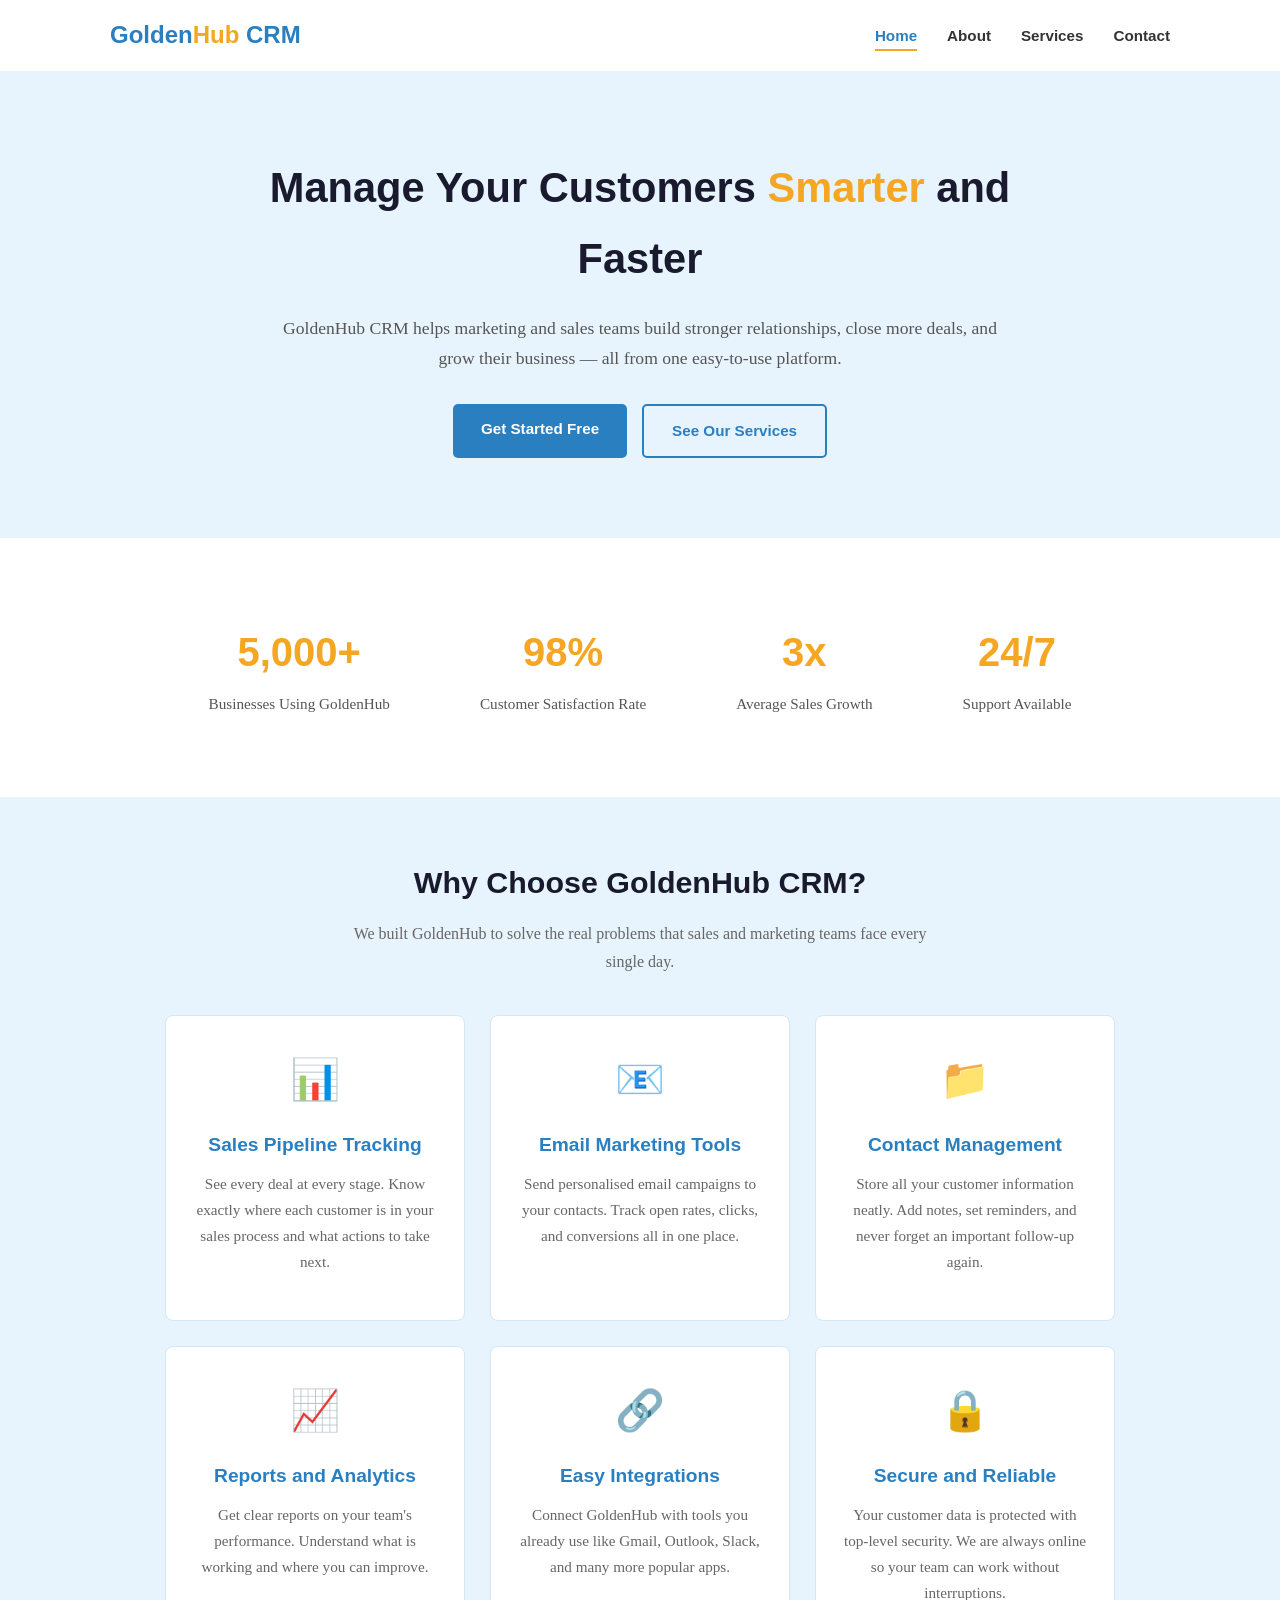
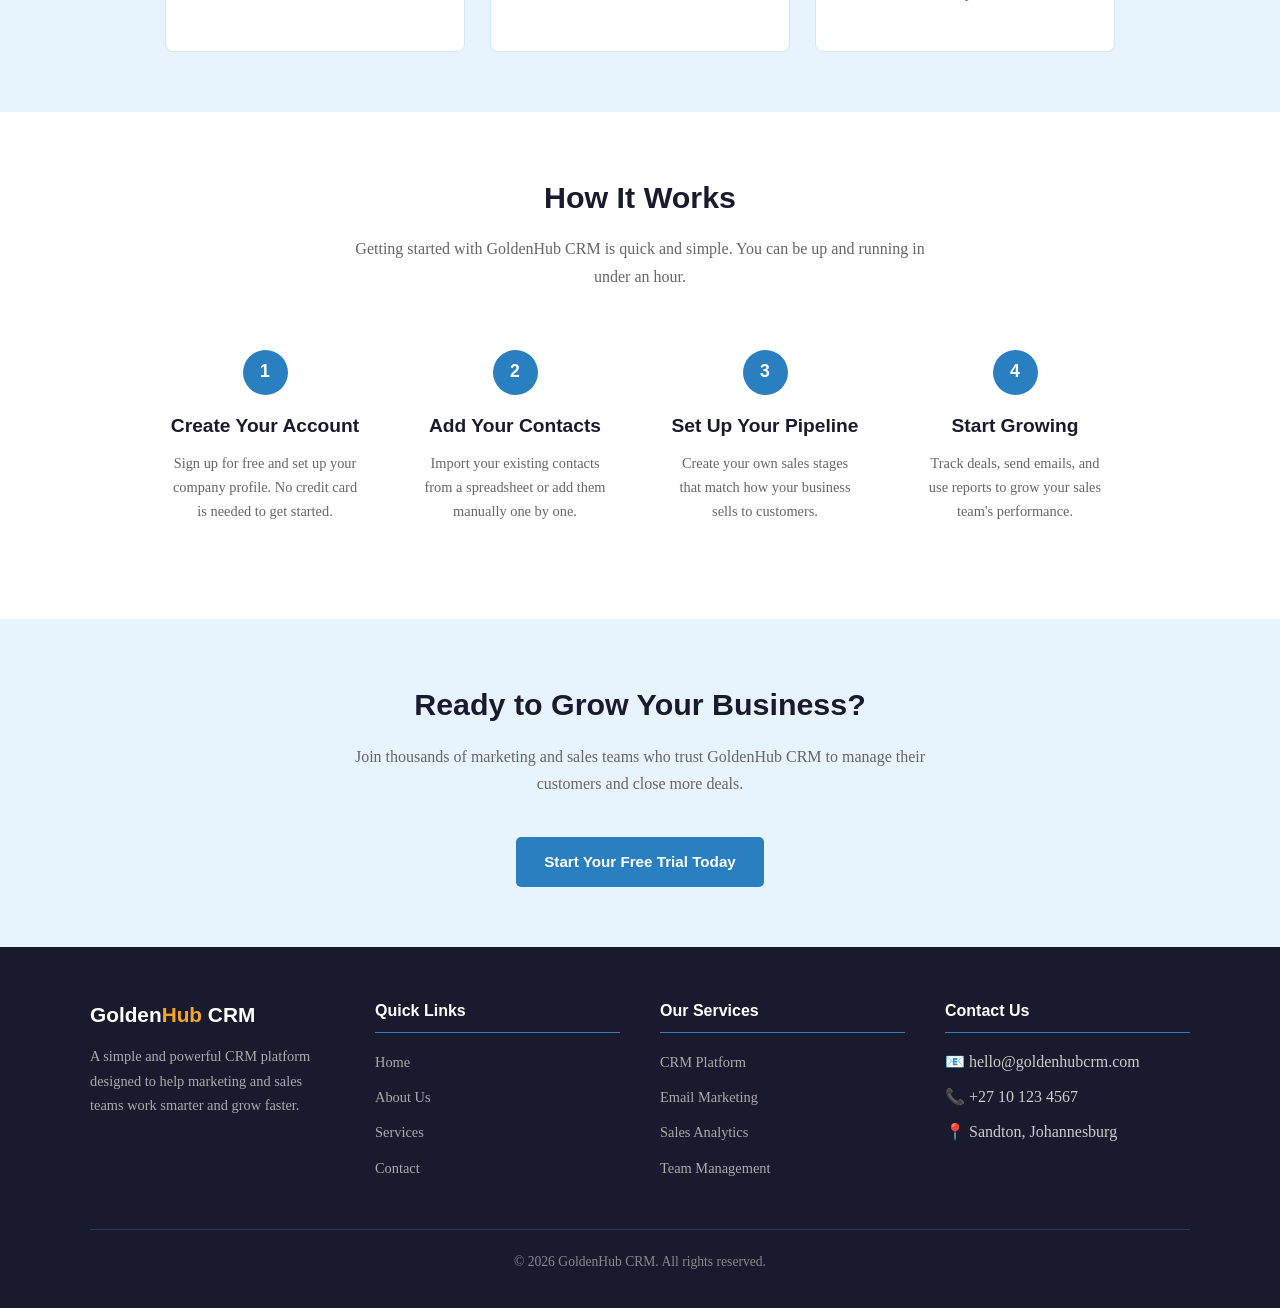
<file: index.html>
<!DOCTYPE html>
<html lang="en">
<head>
    <meta charset="UTF-8">
    <meta name="viewport" content="width=device-width, initial-scale=1.0">
    <meta name="description" content="GoldenHub CRM - A powerful CRM platform built for marketing and sales teams.">
    <title>GoldenHub CRM - Home</title>
    <link rel="stylesheet" href="css/styles.css">
</head>
<body>

    <!-- HEADER / NAVIGATION -->
    <header>
        <div class="nav-container">
            <div class="logo">Golden<span>Hub</span> CRM</div>
            <nav>
                <ul>
                    <li><a href="index.html" class="active">Home</a></li>
                    <li><a href="about.html">About</a></li>
                    <li><a href="services.html">Services</a></li>
                    <li><a href="contact.html">Contact</a></li>
                </ul>
            </nav>
        </div>
    </header>

    <!-- MAIN CONTENT -->
    <main>

        <!-- HERO SECTION -->
        <section class="hero">
            <div class="hero-content">
                <h1>Manage Your Customers <span>Smarter</span> and Faster</h1>
                <p>GoldenHub CRM helps marketing and sales teams build stronger relationships, close more deals, and grow their business — all from one easy-to-use platform.</p>
                <div class="hero-buttons">
                    <a href="contact.html" class="btn-primary">Get Started Free</a>
                    <a href="services.html" class="btn-secondary">See Our Services</a>
                </div>
            </div>
        </section>

        <!-- STATS SECTION -->
        <section>
            <div class="section-container">
                <div class="stats-row">
                    <div class="stat-item">
                        <div class="stat-number">5,000+</div>
                        <div class="stat-label">Businesses Using GoldenHub</div>
                    </div>
                    <div class="stat-item">
                        <div class="stat-number">98%</div>
                        <div class="stat-label">Customer Satisfaction Rate</div>
                    </div>
                    <div class="stat-item">
                        <div class="stat-number">3x</div>
                        <div class="stat-label">Average Sales Growth</div>
                    </div>
                    <div class="stat-item">
                        <div class="stat-number">24/7</div>
                        <div class="stat-label">Support Available</div>
                    </div>
                </div>
            </div>
        </section>

        <!-- WHY GOLDENHUB SECTION -->
        <section class="bg-light">
            <div class="section-container">
                <div class="section-title">
                    <h2>Why Choose GoldenHub CRM?</h2>
                    <p>We built GoldenHub to solve the real problems that sales and marketing teams face every single day.</p>
                </div>
                <div class="cards-grid">
                    <div class="card">
                        <div class="card-icon">📊</div>
                        <h3>Sales Pipeline Tracking</h3>
                        <p>See every deal at every stage. Know exactly where each customer is in your sales process and what actions to take next.</p>
                    </div>
                    <div class="card">
                        <div class="card-icon">📧</div>
                        <h3>Email Marketing Tools</h3>
                        <p>Send personalised email campaigns to your contacts. Track open rates, clicks, and conversions all in one place.</p>
                    </div>
                    <div class="card">
                        <div class="card-icon">📁</div>
                        <h3>Contact Management</h3>
                        <p>Store all your customer information neatly. Add notes, set reminders, and never forget an important follow-up again.</p>
                    </div>
                    <div class="card">
                        <div class="card-icon">📈</div>
                        <h3>Reports and Analytics</h3>
                        <p>Get clear reports on your team's performance. Understand what is working and where you can improve.</p>
                    </div>
                    <div class="card">
                        <div class="card-icon">🔗</div>
                        <h3>Easy Integrations</h3>
                        <p>Connect GoldenHub with tools you already use like Gmail, Outlook, Slack, and many more popular apps.</p>
                    </div>
                    <div class="card">
                        <div class="card-icon">🔒</div>
                        <h3>Secure and Reliable</h3>
                        <p>Your customer data is protected with top-level security. We are always online so your team can work without interruptions.</p>
                    </div>
                </div>
            </div>
        </section>

        <!-- HOW IT WORKS SECTION -->
        <section>
            <div class="section-container">
                <div class="section-title">
                    <h2>How It Works</h2>
                    <p>Getting started with GoldenHub CRM is quick and simple. You can be up and running in under an hour.</p>
                </div>
                <div class="steps-grid">
                    <div class="step">
                        <div class="step-number">1</div>
                        <h3>Create Your Account</h3>
                        <p>Sign up for free and set up your company profile. No credit card is needed to get started.</p>
                    </div>
                    <div class="step">
                        <div class="step-number">2</div>
                        <h3>Add Your Contacts</h3>
                        <p>Import your existing contacts from a spreadsheet or add them manually one by one.</p>
                    </div>
                    <div class="step">
                        <div class="step-number">3</div>
                        <h3>Set Up Your Pipeline</h3>
                        <p>Create your own sales stages that match how your business sells to customers.</p>
                    </div>
                    <div class="step">
                        <div class="step-number">4</div>
                        <h3>Start Growing</h3>
                        <p>Track deals, send emails, and use reports to grow your sales team's performance.</p>
                    </div>
                </div>
            </div>
        </section>

        <!-- CALL TO ACTION SECTION -->
        <section class="bg-light">
            <div class="section-container">
                <div class="section-title">
                    <h2>Ready to Grow Your Business?</h2>
                    <p>Join thousands of marketing and sales teams who trust GoldenHub CRM to manage their customers and close more deals.</p>
                </div>
                <div style="text-align: center;">
                    <a href="contact.html" class="btn-primary">Start Your Free Trial Today</a>
                </div>
            </div>
        </section>

    </main>

    <!-- FOOTER -->
    <footer>
        <div class="footer-container">
            <div class="footer-grid">
                <div class="footer-col">
                    <div class="footer-logo">Golden<span>Hub</span> CRM</div>
                    <p>A simple and powerful CRM platform designed to help marketing and sales teams work smarter and grow faster.</p>
                </div>
                <div class="footer-col">
                    <h4>Quick Links</h4>
                    <ul>
                        <li><a href="index.html">Home</a></li>
                        <li><a href="about.html">About Us</a></li>
                        <li><a href="services.html">Services</a></li>
                        <li><a href="contact.html">Contact</a></li>
                    </ul>
                </div>
                <div class="footer-col">
                    <h4>Our Services</h4>
                    <ul>
                        <li><a href="services.html">CRM Platform</a></li>
                        <li><a href="services.html">Email Marketing</a></li>
                        <li><a href="services.html">Sales Analytics</a></li>
                        <li><a href="services.html">Team Management</a></li>
                    </ul>
                </div>
                <div class="footer-col">
                    <h4>Contact Us</h4>
                    <ul>
                        <li>📧 hello@goldenhubcrm.com</li>
                        <li>📞 +27 10 123 4567</li>
                        <li>📍 Sandton, Johannesburg</li>
                    </ul>
                </div>
            </div>
            <div class="footer-bottom">
                <p>&copy; 2026 GoldenHub CRM. All rights reserved.</p>
            </div>
        </div>
    </footer>

</body>
</html>
</file>
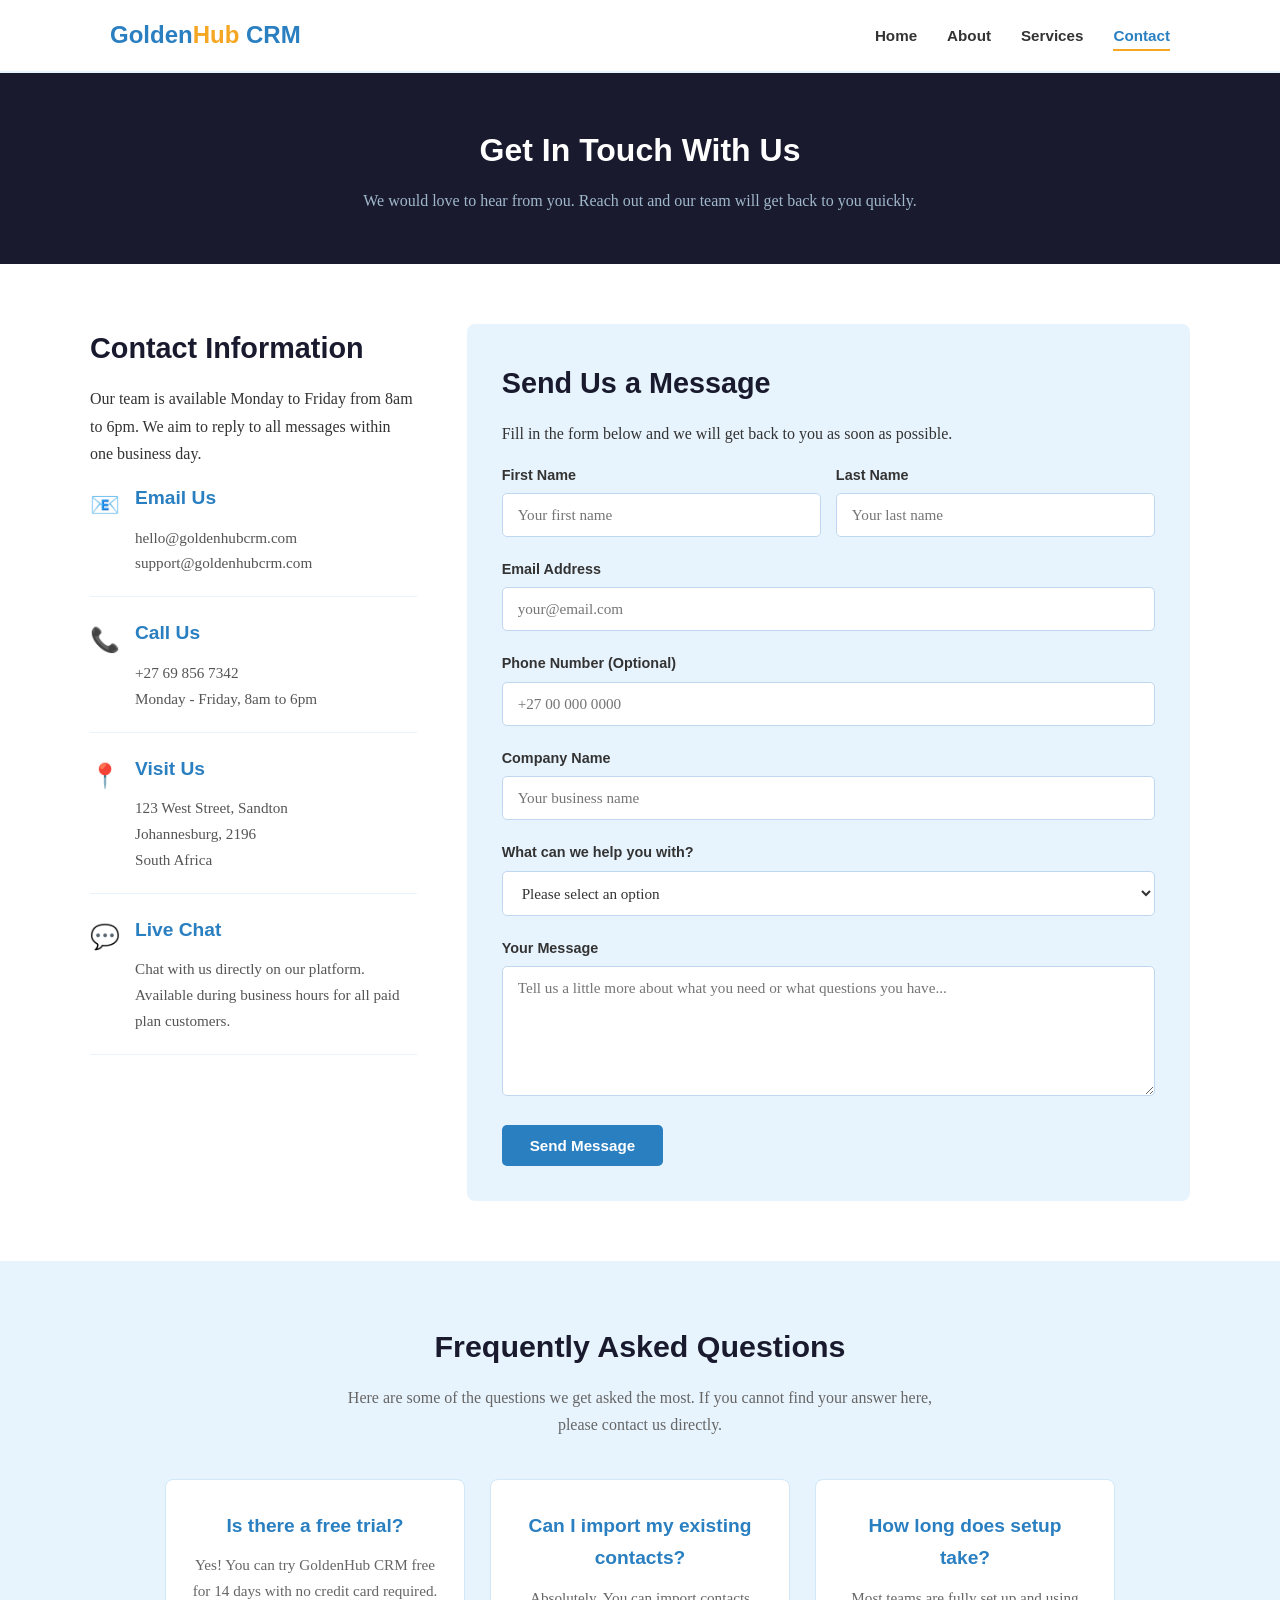
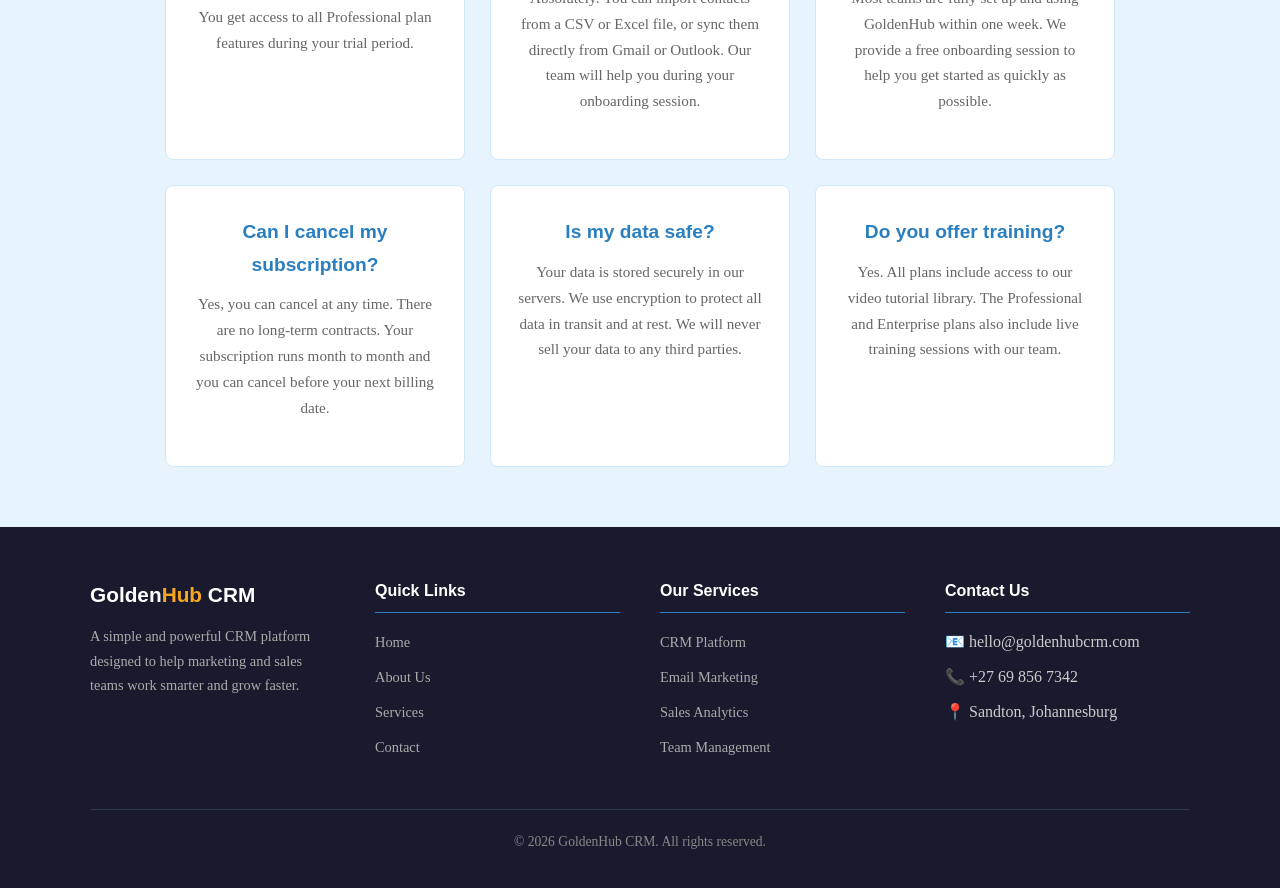
<file: contact.html>
<!DOCTYPE html>
<html lang="en">
<head>
    <meta charset="UTF-8">
    <meta name="viewport" content="width=device-width, initial-scale=1.0">
    <meta name="description" content="Contact GoldenHub CRM - get in touch, book a demo, or ask a question.">
    <title>GoldenHub CRM - Contact Us</title>
    <link rel="stylesheet" href="css/styles.css">
</head>
<body>

    <!-- HEADER / NAVIGATION -->
    <header>
        <div class="nav-container">
            <div class="logo">Golden<span>Hub</span> CRM</div>
            <nav>
                <ul>
                    <li><a href="index.html">Home</a></li>
                    <li><a href="about.html">About</a></li>
                    <li><a href="services.html">Services</a></li>
                    <li><a href="contact.html" class="active">Contact</a></li>
                </ul>
            </nav>
        </div>
    </header>

    <!-- MAIN CONTENT -->
    <main>

        <!-- PAGE BANNER -->
        <section class="page-banner">
            <h1>Get In Touch With Us</h1>
            <p>We would love to hear from you. Reach out and our team will get back to you quickly.</p>
        </section>

        <!-- CONTACT SECTION -->
        <section>
            <div class="section-container">
                <div class="contact-layout">

                    <!-- Contact Information -->
                    <div class="contact-info">
                        <h2>Contact Information</h2>
                        <p>Our team is available Monday to Friday from 8am to 6pm. We aim to reply to all messages within one business day.</p>

                        <div class="contact-detail">
                            <div class="contact-detail-icon">📧</div>
                            <div>
                                <h3>Email Us</h3>
                                <p>hello@goldenhubcrm.com</p>
                                <p>support@goldenhubcrm.com</p>
                            </div>
                        </div>

                        <div class="contact-detail">
                            <div class="contact-detail-icon">📞</div>
                            <div>
                                <h3>Call Us</h3>
                                <p>+27 69 856 7342</p>
                                <p>Monday - Friday, 8am to 6pm</p>
                            </div>
                        </div>

                        <div class="contact-detail">
                            <div class="contact-detail-icon">📍</div>
                            <div>
                                <h3>Visit Us</h3>
                                <p>123 West Street, Sandton</p>
                                <p>Johannesburg, 2196</p>
                                <p>South Africa</p>
                            </div>
                        </div>

                        <div class="contact-detail">
                            <div class="contact-detail-icon">💬</div>
                            <div>
                                <h3>Live Chat</h3>
                                <p>Chat with us directly on our platform. Available during business hours for all paid plan customers.</p>
                            </div>
                        </div>
                    </div>

                    <!-- Contact Form -->
                    <div class="contact-form-wrapper">
                        <h2>Send Us a Message</h2>
                        <p>Fill in the form below and we will get back to you as soon as possible.</p>

                        <form action="#" method="post">

                            <div class="form-row">
                                <div class="form-group">
                                    <label for="first-name">First Name</label>
                                    <input type="text" id="first-name" name="first_name" placeholder="Your first name" required>
                                </div>
                                <div class="form-group">
                                    <label for="last-name">Last Name</label>
                                    <input type="text" id="last-name" name="last_name" placeholder="Your last name" required>
                                </div>
                            </div>

                            <div class="form-group">
                                <label for="email">Email Address</label>
                                <input type="email" id="email" name="email" placeholder="your@email.com" required>
                            </div>

                            <div class="form-group">
                                <label for="phone">Phone Number (Optional)</label>
                                <input type="tel" id="phone" name="phone" placeholder="+27 00 000 0000">
                            </div>

                            <div class="form-group">
                                <label for="company">Company Name</label>
                                <input type="text" id="company" name="company" placeholder="Your business name">
                            </div>

                            <div class="form-group">
                                <label for="reason">What can we help you with?</label>
                                <select id="reason" name="reason">
                                    <option value="">Please select an option</option>
                                    <option value="demo">I want to book a free demo</option>
                                    <option value="pricing">I have a question about pricing</option>
                                    <option value="support">I need help with the platform</option>
                                    <option value="partnership">I am interested in a partnership</option>
                                    <option value="other">Something else</option>
                                </select>
                            </div>

                            <div class="form-group">
                                <label for="message">Your Message</label>
                                <textarea id="message" name="message" placeholder="Tell us a little more about what you need or what questions you have..."></textarea>
                            </div>

                            <button type="submit" class="btn-primary">Send Message</button>

                        </form>
                    </div>

                </div>
            </div>
        </section>

        <!-- FAQ SECTION -->
        <section class="bg-light">
            <div class="section-container">
                <div class="section-title">
                    <h2>Frequently Asked Questions</h2>
                    <p>Here are some of the questions we get asked the most. If you cannot find your answer here, please contact us directly.</p>
                </div>
                <div class="cards-grid">
                    <div class="card">
                        <h3>Is there a free trial?</h3>
                        <p>Yes! You can try GoldenHub CRM free for 14 days with no credit card required. You get access to all Professional plan features during your trial period.</p>
                    </div>
                    <div class="card">
                        <h3>Can I import my existing contacts?</h3>
                        <p>Absolutely. You can import contacts from a CSV or Excel file, or sync them directly from Gmail or Outlook. Our team will help you during your onboarding session.</p>
                    </div>
                    <div class="card">
                        <h3>How long does setup take?</h3>
                        <p>Most teams are fully set up and using GoldenHub within one week. We provide a free onboarding session to help you get started as quickly as possible.</p>
                    </div>
                    <div class="card">
                        <h3>Can I cancel my subscription?</h3>
                        <p>Yes, you can cancel at any time. There are no long-term contracts. Your subscription runs month to month and you can cancel before your next billing date.</p>
                    </div>
                    <div class="card">
                        <h3>Is my data safe?</h3>
                        <p>Your data is stored securely in our servers. We use encryption to protect all data in transit and at rest. We will never sell your data to any third parties.</p>
                    </div>
                    <div class="card">
                        <h3>Do you offer training?</h3>
                        <p>Yes. All plans include access to our video tutorial library. The Professional and Enterprise plans also include live training sessions with our team.</p>
                    </div>
                </div>
            </div>
        </section>

    </main>

    <!-- FOOTER -->
    <footer>
        <div class="footer-container">
            <div class="footer-grid">
                <div class="footer-col">
                    <div class="footer-logo">Golden<span>Hub</span> CRM</div>
                    <p>A simple and powerful CRM platform designed to help marketing and sales teams work smarter and grow faster.</p>
                </div>
                <div class="footer-col">
                    <h4>Quick Links</h4>
                    <ul>
                        <li><a href="index.html">Home</a></li>
                        <li><a href="about.html">About Us</a></li>
                        <li><a href="services.html">Services</a></li>
                        <li><a href="contact.html">Contact</a></li>
                    </ul>
                </div>
                <div class="footer-col">
                    <h4>Our Services</h4>
                    <ul>
                        <li><a href="services.html">CRM Platform</a></li>
                        <li><a href="services.html">Email Marketing</a></li>
                        <li><a href="services.html">Sales Analytics</a></li>
                        <li><a href="services.html">Team Management</a></li>
                    </ul>
                </div>
                <div class="footer-col">
                    <h4>Contact Us</h4>
                    <ul>
                        <li>📧 hello@goldenhubcrm.com</li>
                        <li>📞 +27 69 856 7342</li>
                        <li>📍 Sandton, Johannesburg</li>
                    </ul>
                </div>
            </div>
            <div class="footer-bottom">
                <p>&copy; 2026 GoldenHub CRM. All rights reserved.</p>
            </div>
        </div>
    </footer>

</body>
</html>
</file>
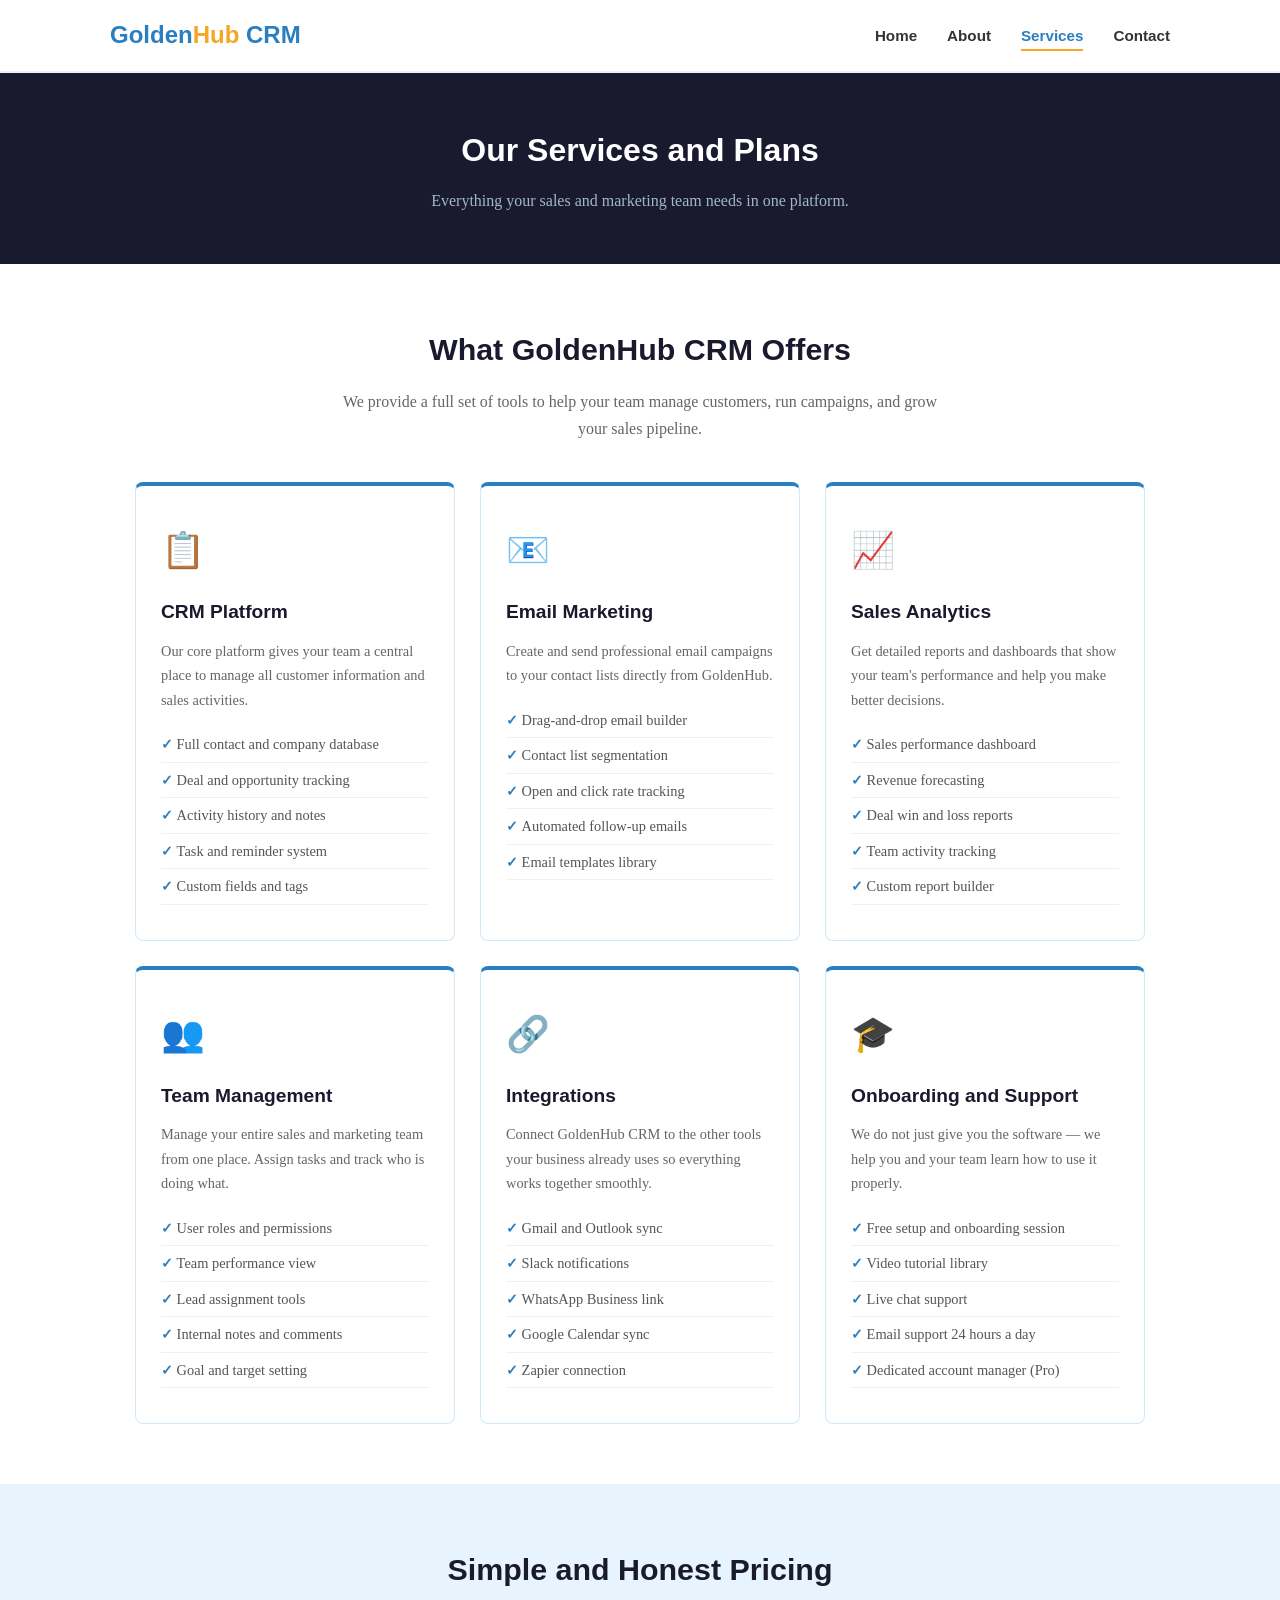
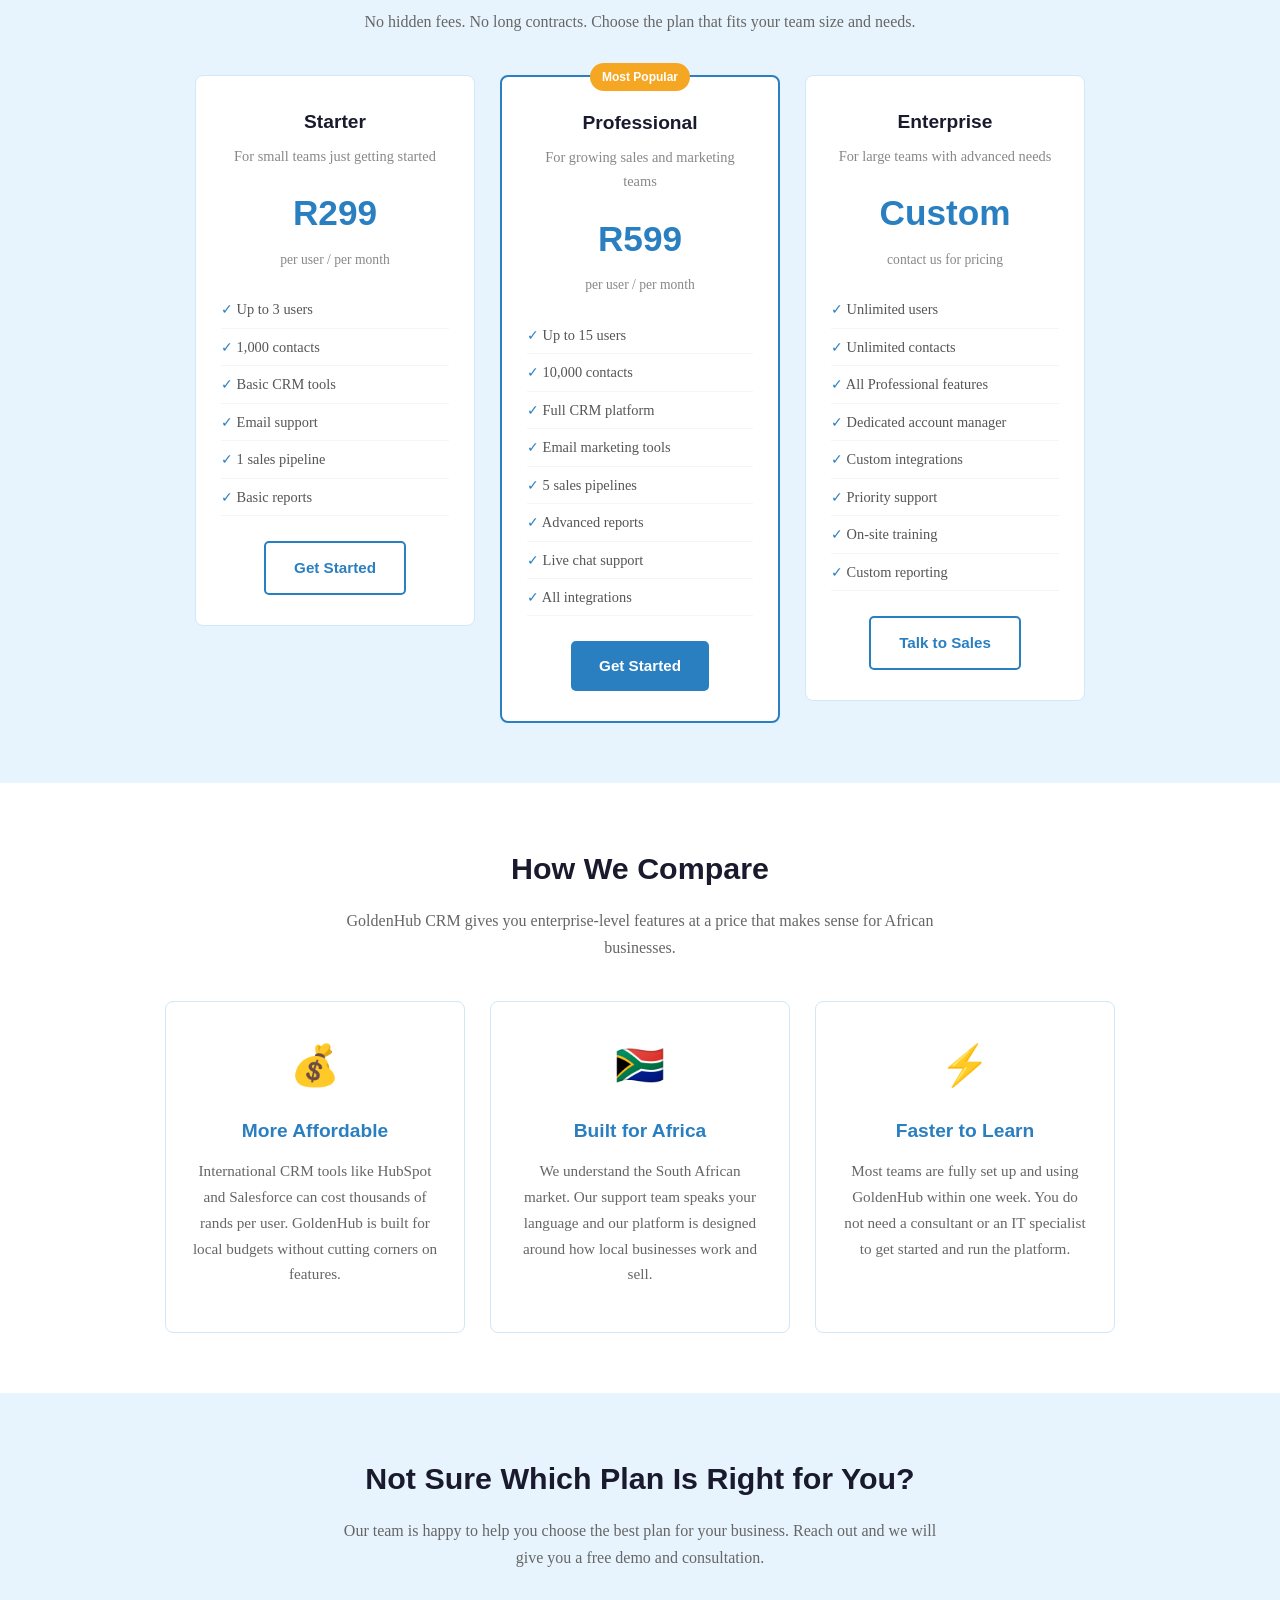
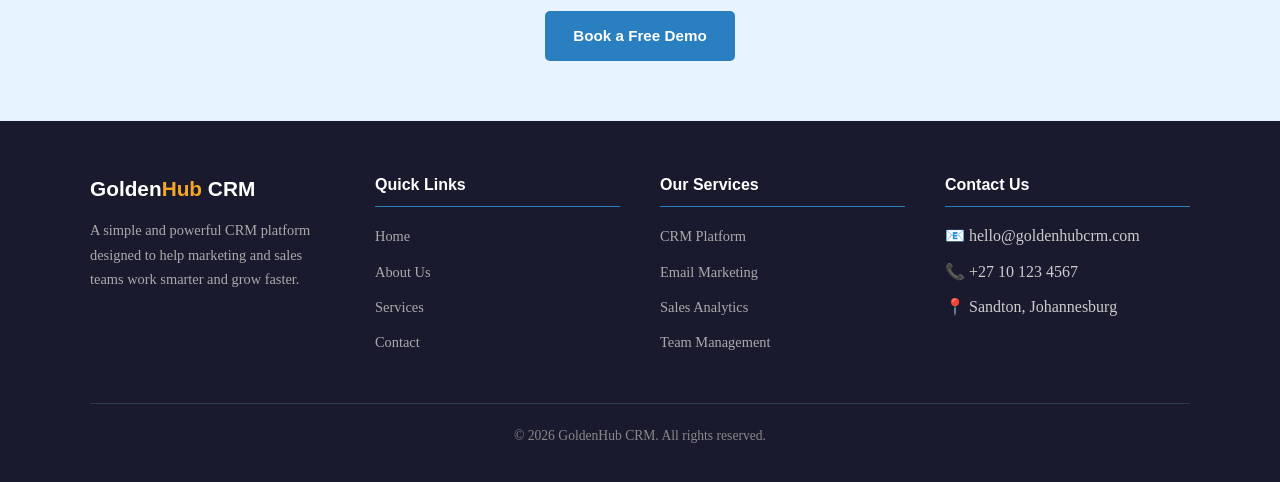
<file: services.html>
<!DOCTYPE html>
<html lang="en">
<head>
    <meta charset="UTF-8">
    <meta name="viewport" content="width=device-width, initial-scale=1.0">
    <meta name="description" content="GoldenHub CRM services - CRM platform, email marketing, analytics, and pricing plans.">
    <title>GoldenHub CRM - Services</title>
    <link rel="stylesheet" href="css/styles.css">
</head>
<body>

    <!-- HEADER / NAVIGATION -->
    <header>
        <div class="nav-container">
            <div class="logo">Golden<span>Hub</span> CRM</div>
            <nav>
                <ul>
                    <li><a href="index.html">Home</a></li>
                    <li><a href="about.html">About</a></li>
                    <li><a href="services.html" class="active">Services</a></li>
                    <li><a href="contact.html">Contact</a></li>
                </ul>
            </nav>
        </div>
    </header>

    <!-- MAIN CONTENT -->
    <main>

        <!-- PAGE BANNER -->
        <section class="page-banner">
            <h1>Our Services and Plans</h1>
            <p>Everything your sales and marketing team needs in one platform.</p>
        </section>

        <!-- SERVICES SECTION -->
        <section>
            <div class="section-container">
                <div class="section-title">
                    <h2>What GoldenHub CRM Offers</h2>
                    <p>We provide a full set of tools to help your team manage customers, run campaigns, and grow your sales pipeline.</p>
                </div>
                <div class="services-grid">

                    <div class="service-card">
                        <div class="service-icon">📋</div>
                        <h3>CRM Platform</h3>
                        <p>Our core platform gives your team a central place to manage all customer information and sales activities.</p>
                        <ul>
                            <li>Full contact and company database</li>
                            <li>Deal and opportunity tracking</li>
                            <li>Activity history and notes</li>
                            <li>Task and reminder system</li>
                            <li>Custom fields and tags</li>
                        </ul>
                    </div>

                    <div class="service-card">
                        <div class="service-icon">📧</div>
                        <h3>Email Marketing</h3>
                        <p>Create and send professional email campaigns to your contact lists directly from GoldenHub.</p>
                        <ul>
                            <li>Drag-and-drop email builder</li>
                            <li>Contact list segmentation</li>
                            <li>Open and click rate tracking</li>
                            <li>Automated follow-up emails</li>
                            <li>Email templates library</li>
                        </ul>
                    </div>

                    <div class="service-card">
                        <div class="service-icon">📈</div>
                        <h3>Sales Analytics</h3>
                        <p>Get detailed reports and dashboards that show your team's performance and help you make better decisions.</p>
                        <ul>
                            <li>Sales performance dashboard</li>
                            <li>Revenue forecasting</li>
                            <li>Deal win and loss reports</li>
                            <li>Team activity tracking</li>
                            <li>Custom report builder</li>
                        </ul>
                    </div>

                    <div class="service-card">
                        <div class="service-icon">👥</div>
                        <h3>Team Management</h3>
                        <p>Manage your entire sales and marketing team from one place. Assign tasks and track who is doing what.</p>
                        <ul>
                            <li>User roles and permissions</li>
                            <li>Team performance view</li>
                            <li>Lead assignment tools</li>
                            <li>Internal notes and comments</li>
                            <li>Goal and target setting</li>
                        </ul>
                    </div>

                    <div class="service-card">
                        <div class="service-icon">🔗</div>
                        <h3>Integrations</h3>
                        <p>Connect GoldenHub CRM to the other tools your business already uses so everything works together smoothly.</p>
                        <ul>
                            <li>Gmail and Outlook sync</li>
                            <li>Slack notifications</li>
                            <li>WhatsApp Business link</li>
                            <li>Google Calendar sync</li>
                            <li>Zapier connection</li>
                        </ul>
                    </div>

                    <div class="service-card">
                        <div class="service-icon">🎓</div>
                        <h3>Onboarding and Support</h3>
                        <p>We do not just give you the software — we help you and your team learn how to use it properly.</p>
                        <ul>
                            <li>Free setup and onboarding session</li>
                            <li>Video tutorial library</li>
                            <li>Live chat support</li>
                            <li>Email support 24 hours a day</li>
                            <li>Dedicated account manager (Pro)</li>
                        </ul>
                    </div>

                </div>
            </div>
        </section>

        <!-- PRICING SECTION -->
        <section class="bg-light">
            <div class="section-container">
                <div class="section-title">
                    <h2>Simple and Honest Pricing</h2>
                    <p>No hidden fees. No long contracts. Choose the plan that fits your team size and needs.</p>
                </div>
                <div class="pricing-grid">

                    <!-- Starter Plan -->
                    <div class="pricing-card">
                        <h3>Starter</h3>
                        <p style="color: #888888; font-size: 0.9rem;">For small teams just getting started</p>
                        <div class="price">R299</div>
                        <div class="price-period">per user / per month</div>
                        <ul>
                            <li>Up to 3 users</li>
                            <li>1,000 contacts</li>
                            <li>Basic CRM tools</li>
                            <li>Email support</li>
                            <li>1 sales pipeline</li>
                            <li>Basic reports</li>
                        </ul>
                        <a href="contact.html" class="btn-secondary">Get Started</a>
                    </div>

                    <!-- Professional Plan (popular) -->
                    <div class="pricing-card popular">
                        <div class="popular-badge">Most Popular</div>
                        <h3>Professional</h3>
                        <p style="color: #888888; font-size: 0.9rem;">For growing sales and marketing teams</p>
                        <div class="price">R599</div>
                        <div class="price-period">per user / per month</div>
                        <ul>
                            <li>Up to 15 users</li>
                            <li>10,000 contacts</li>
                            <li>Full CRM platform</li>
                            <li>Email marketing tools</li>
                            <li>5 sales pipelines</li>
                            <li>Advanced reports</li>
                            <li>Live chat support</li>
                            <li>All integrations</li>
                        </ul>
                        <a href="contact.html" class="btn-primary">Get Started</a>
                    </div>

                    <!-- Enterprise Plan -->
                    <div class="pricing-card">
                        <h3>Enterprise</h3>
                        <p style="color: #888888; font-size: 0.9rem;">For large teams with advanced needs</p>
                        <div class="price">Custom</div>
                        <div class="price-period">contact us for pricing</div>
                        <ul>
                            <li>Unlimited users</li>
                            <li>Unlimited contacts</li>
                            <li>All Professional features</li>
                            <li>Dedicated account manager</li>
                            <li>Custom integrations</li>
                            <li>Priority support</li>
                            <li>On-site training</li>
                            <li>Custom reporting</li>
                        </ul>
                        <a href="contact.html" class="btn-secondary">Talk to Sales</a>
                    </div>

                </div>
            </div>
        </section>

        <!-- COMPARISON / WHY US SECTION -->
        <section>
            <div class="section-container">
                <div class="section-title">
                    <h2>How We Compare</h2>
                    <p>GoldenHub CRM gives you enterprise-level features at a price that makes sense for African businesses.</p>
                </div>
                <div class="cards-grid">
                    <div class="card">
                        <div class="card-icon">💰</div>
                        <h3>More Affordable</h3>
                        <p>International CRM tools like HubSpot and Salesforce can cost thousands of rands per user. GoldenHub is built for local budgets without cutting corners on features.</p>
                    </div>
                    <div class="card">
                        <div class="card-icon">🇿🇦</div>
                        <h3>Built for Africa</h3>
                        <p>We understand the South African market. Our support team speaks your language and our platform is designed around how local businesses work and sell.</p>
                    </div>
                    <div class="card">
                        <div class="card-icon">⚡</div>
                        <h3>Faster to Learn</h3>
                        <p>Most teams are fully set up and using GoldenHub within one week. You do not need a consultant or an IT specialist to get started and run the platform.</p>
                    </div>
                </div>
            </div>
        </section>

        <!-- FINAL CTA -->
        <section class="bg-light">
            <div class="section-container">
                <div class="section-title">
                    <h2>Not Sure Which Plan Is Right for You?</h2>
                    <p>Our team is happy to help you choose the best plan for your business. Reach out and we will give you a free demo and consultation.</p>
                </div>
                <div style="text-align: center;">
                    <a href="contact.html" class="btn-primary">Book a Free Demo</a>
                </div>
            </div>
        </section>

    </main>

    <!-- FOOTER -->
    <footer>
        <div class="footer-container">
            <div class="footer-grid">
                <div class="footer-col">
                    <div class="footer-logo">Golden<span>Hub</span> CRM</div>
                    <p>A simple and powerful CRM platform designed to help marketing and sales teams work smarter and grow faster.</p>
                </div>
                <div class="footer-col">
                    <h4>Quick Links</h4>
                    <ul>
                        <li><a href="index.html">Home</a></li>
                        <li><a href="about.html">About Us</a></li>
                        <li><a href="services.html">Services</a></li>
                        <li><a href="contact.html">Contact</a></li>
                    </ul>
                </div>
                <div class="footer-col">
                    <h4>Our Services</h4>
                    <ul>
                        <li><a href="services.html">CRM Platform</a></li>
                        <li><a href="services.html">Email Marketing</a></li>
                        <li><a href="services.html">Sales Analytics</a></li>
                        <li><a href="services.html">Team Management</a></li>
                    </ul>
                </div>
                <div class="footer-col">
                    <h4>Contact Us</h4>
                    <ul>
                        <li>📧 hello@goldenhubcrm.com</li>
                        <li>📞 +27 10 123 4567</li>
                        <li>📍 Sandton, Johannesburg</li>
                    </ul>
                </div>
            </div>
            <div class="footer-bottom">
                <p>&copy; 2026 GoldenHub CRM. All rights reserved.</p>
            </div>
        </div>
    </footer>

</body>
</html>
</file>
<file: css/styles.css>
/* =============================================
   GoldenHub CRM - Main Stylesheet
   Author: Student Project
   ============================================= */

/* --- General Reset and Base Styles --- */
* {
    margin: 0;
    padding: 0;
    box-sizing: border-box;
}

body {
    font-family: Georgia, 'Times New Roman', serif;
    font-size: 16px;
    color: #333333;
    background-color: #ffffff;
    line-height: 1.7;
}

/* --- Color Variables used throughout --- */
/* Primary Blue:  #2a7fc1  */
/* Light Blue bg: #e8f4fd  */
/* Gold accent:   #f5a623  */
/* Dark text:     #333333  */
/* White:         #ffffff  */

/* --- Links --- */
a {
    text-decoration: none;
    color: #2a7fc1;
}

a:hover {
    color: #f5a623;
}

/* --- Headings --- */
h1, h2, h3 {
    font-family: Arial, Helvetica, sans-serif;
    color: #1a1a2e;
}

h1 {
    font-size: 2.2rem;
    margin-bottom: 15px;
}

h2 {
    font-size: 1.8rem;
    margin-bottom: 12px;
}

h3 {
    font-size: 1.2rem;
    margin-bottom: 10px;
}

p {
    margin-bottom: 15px;
}

/* =============================================
   HEADER AND NAVIGATION
   ============================================= */

header {
    background-color: #ffffff;
    border-bottom: 2px solid #e8f4fd;
    padding: 15px 0;
    position: sticky;
    top: 0;
    z-index: 100;
}

.nav-container {
    max-width: 1100px;
    margin: 0 auto;
    padding: 0 20px;
    display: flex;
    justify-content: space-between;
    align-items: center;
}

.logo {
    font-family: Arial, Helvetica, sans-serif;
    font-size: 1.5rem;
    font-weight: bold;
    color: #2a7fc1;
}

.logo span {
    color: #f5a623;
}

nav ul {
    list-style: none;
    display: flex;
    gap: 30px;
}

nav ul li a {
    font-family: Arial, Helvetica, sans-serif;
    font-size: 0.95rem;
    color: #333333;
    font-weight: bold;
    padding: 5px 0;
    border-bottom: 2px solid transparent;
}

nav ul li a:hover {
    color: #2a7fc1;
    border-bottom: 2px solid #f5a623;
}

/* Active page link style */
nav ul li a.active {
    color: #2a7fc1;
    border-bottom: 2px solid #f5a623;
}

/* =============================================
   BUTTONS
   ============================================= */

.btn-primary {
    display: inline-block;
    background-color: #2a7fc1;
    color: #ffffff;
    padding: 12px 28px;
    border-radius: 5px;
    font-family: Arial, Helvetica, sans-serif;
    font-size: 0.95rem;
    font-weight: bold;
    border: none;
    cursor: pointer;
}

.btn-primary:hover {
    background-color: #f5a623;
    color: #ffffff;
}

.btn-secondary {
    display: inline-block;
    background-color: transparent;
    color: #2a7fc1;
    padding: 12px 28px;
    border-radius: 5px;
    font-family: Arial, Helvetica, sans-serif;
    font-size: 0.95rem;
    font-weight: bold;
    border: 2px solid #2a7fc1;
}

.btn-secondary:hover {
    background-color: #2a7fc1;
    color: #ffffff;
}

/* =============================================
   HERO SECTION (Home page)
   ============================================= */

.hero {
    background-color: #e8f4fd;
    padding: 80px 20px;
    text-align: center;
}

.hero-content {
    max-width: 750px;
    margin: 0 auto;
}

.hero h1 {
    font-size: 2.6rem;
    color: #1a1a2e;
    margin-bottom: 20px;
}

.hero h1 span {
    color: #f5a623;
}

.hero p {
    font-size: 1.1rem;
    color: #555555;
    margin-bottom: 30px;
}

.hero-buttons {
    display: flex;
    gap: 15px;
    justify-content: center;
    flex-wrap: wrap;
}

/* =============================================
   SECTION STYLES (general reusable)
   ============================================= */

section {
    padding: 60px 20px;
}

.section-container {
    max-width: 1100px;
    margin: 0 auto;
}

.section-title {
    text-align: center;
    margin-bottom: 40px;
}

.section-title h2 {
    font-size: 1.9rem;
    color: #1a1a2e;
}

.section-title p {
    color: #666666;
    font-size: 1rem;
    max-width: 600px;
    margin: 10px auto 0;
}

/* Light blue background for alternating sections */
.bg-light {
    background-color: #e8f4fd;
}

/* =============================================
   FEATURES / CARDS SECTION (Home page)
   ============================================= */

.cards-grid {
    display: flex;
    gap: 25px;
    flex-wrap: wrap;
    justify-content: center;
}

.card {
    background-color: #ffffff;
    border: 1px solid #d0e8f7;
    border-radius: 8px;
    padding: 30px 25px;
    width: 300px;
    text-align: center;
}

.card-icon {
    font-size: 2.5rem;
    margin-bottom: 15px;
}

.card h3 {
    color: #2a7fc1;
    margin-bottom: 10px;
}

.card p {
    color: #666666;
    font-size: 0.95rem;
}

/* =============================================
   HOW IT WORKS SECTION (Home page)
   ============================================= */

.steps-grid {
    display: flex;
    gap: 20px;
    flex-wrap: wrap;
    justify-content: center;
    counter-reset: step-counter;
}

.step {
    width: 230px;
    text-align: center;
    padding: 20px;
}

.step-number {
    background-color: #2a7fc1;
    color: #ffffff;
    width: 45px;
    height: 45px;
    border-radius: 50%;
    display: flex;
    align-items: center;
    justify-content: center;
    font-family: Arial, Helvetica, sans-serif;
    font-weight: bold;
    font-size: 1.1rem;
    margin: 0 auto 15px;
}

.step h3 {
    color: #1a1a2e;
    margin-bottom: 8px;
}

.step p {
    color: #666666;
    font-size: 0.9rem;
}

/* =============================================
   TESTIMONIAL / STATS SECTION
   ============================================= */

.stats-row {
    display: flex;
    gap: 30px;
    justify-content: center;
    flex-wrap: wrap;
    text-align: center;
}

.stat-item {
    padding: 20px 30px;
}

.stat-number {
    font-family: Arial, Helvetica, sans-serif;
    font-size: 2.5rem;
    font-weight: bold;
    color: #f5a623;
}

.stat-label {
    font-size: 0.95rem;
    color: #555555;
    margin-top: 5px;
}

/* =============================================
   ABOUT PAGE STYLES
   ============================================= */

.about-intro {
    display: flex;
    gap: 40px;
    align-items: center;
    flex-wrap: wrap;
}

.about-text {
    flex: 1;
    min-width: 280px;
}

.about-image {
    flex: 1;
    min-width: 280px;
    background-color: #e8f4fd;
    border-radius: 8px;
    height: 280px;
    display: flex;
    align-items: center;
    justify-content: center;
    font-size: 5rem;
}

.team-grid {
    display: flex;
    gap: 25px;
    flex-wrap: wrap;
    justify-content: center;
}

.team-card {
    background-color: #ffffff;
    border: 1px solid #d0e8f7;
    border-radius: 8px;
    padding: 25px 20px;
    width: 220px;
    text-align: center;
}

.team-avatar {
    width: 80px;
    height: 80px;
    background-color: #2a7fc1;
    border-radius: 50%;
    margin: 0 auto 15px;
    display: flex;
    align-items: center;
    justify-content: center;
    font-size: 2rem;
    color: #ffffff;
}

.team-card h3 {
    color: #1a1a2e;
    font-size: 1rem;
}

.team-card p {
    color: #888888;
    font-size: 0.85rem;
    margin-bottom: 0;
}

.values-grid {
    display: flex;
    gap: 20px;
    flex-wrap: wrap;
    justify-content: center;
}

.value-item {
    background-color: #ffffff;
    border-left: 4px solid #f5a623;
    padding: 20px;
    width: 280px;
    border-radius: 0 8px 8px 0;
}

.value-item h3 {
    color: #2a7fc1;
    margin-bottom: 8px;
}

.value-item p {
    color: #666666;
    font-size: 0.9rem;
    margin-bottom: 0;
}

/* =============================================
   SERVICES PAGE STYLES
   ============================================= */

.services-grid {
    display: flex;
    gap: 25px;
    flex-wrap: wrap;
    justify-content: center;
}

.service-card {
    background-color: #ffffff;
    border: 1px solid #d0e8f7;
    border-radius: 8px;
    padding: 35px 25px;
    width: 320px;
    border-top: 4px solid #2a7fc1;
}

.service-card:hover {
    border-top-color: #f5a623;
}

.service-icon {
    font-size: 2.2rem;
    margin-bottom: 15px;
}

.service-card h3 {
    color: #1a1a2e;
    margin-bottom: 10px;
}

.service-card p {
    color: #666666;
    font-size: 0.9rem;
}

.service-card ul {
    list-style: none;
    margin-top: 15px;
}

.service-card ul li {
    padding: 5px 0;
    color: #555555;
    font-size: 0.9rem;
    border-bottom: 1px solid #f0f0f0;
}

.service-card ul li::before {
    content: "✓ ";
    color: #2a7fc1;
    font-weight: bold;
}

/* Pricing table */
.pricing-grid {
    display: flex;
    gap: 25px;
    flex-wrap: wrap;
    justify-content: center;
    align-items: flex-start;
}

.pricing-card {
    background-color: #ffffff;
    border: 1px solid #d0e8f7;
    border-radius: 8px;
    padding: 30px 25px;
    width: 280px;
    text-align: center;
}

.pricing-card.popular {
    border: 2px solid #2a7fc1;
    position: relative;
}

.popular-badge {
    background-color: #f5a623;
    color: #ffffff;
    font-family: Arial, Helvetica, sans-serif;
    font-size: 0.75rem;
    font-weight: bold;
    padding: 4px 12px;
    border-radius: 20px;
    position: absolute;
    top: -14px;
    left: 50%;
    transform: translateX(-50%);
    white-space: nowrap;
}

.pricing-card h3 {
    color: #1a1a2e;
    margin-bottom: 5px;
}

.price {
    font-family: Arial, Helvetica, sans-serif;
    font-size: 2.2rem;
    font-weight: bold;
    color: #2a7fc1;
    margin: 15px 0 5px;
}

.price-period {
    font-size: 0.85rem;
    color: #888888;
    margin-bottom: 20px;
}

.pricing-card ul {
    list-style: none;
    text-align: left;
    margin-bottom: 25px;
}

.pricing-card ul li {
    padding: 6px 0;
    font-size: 0.9rem;
    color: #555555;
    border-bottom: 1px solid #f5f5f5;
}

.pricing-card ul li::before {
    content: "✓ ";
    color: #2a7fc1;
}

/* =============================================
   CONTACT PAGE STYLES
   ============================================= */

.contact-layout {
    display: flex;
    gap: 50px;
    flex-wrap: wrap;
    align-items: flex-start;
}

.contact-info {
    flex: 1;
    min-width: 260px;
}

.contact-info h3 {
    color: #2a7fc1;
    margin-bottom: 10px;
}

.contact-detail {
    display: flex;
    gap: 15px;
    align-items: flex-start;
    margin-bottom: 20px;
    padding-bottom: 20px;
    border-bottom: 1px solid #e8f4fd;
}

.contact-detail-icon {
    font-size: 1.5rem;
    margin-top: 3px;
}

.contact-detail p {
    margin-bottom: 0;
    color: #555555;
    font-size: 0.95rem;
}

.contact-form-wrapper {
    flex: 2;
    min-width: 300px;
    background-color: #e8f4fd;
    padding: 35px;
    border-radius: 8px;
}

/* --- Form styles --- */
.form-group {
    margin-bottom: 20px;
}

.form-group label {
    display: block;
    font-family: Arial, Helvetica, sans-serif;
    font-size: 0.9rem;
    font-weight: bold;
    color: #333333;
    margin-bottom: 6px;
}

.form-group input,
.form-group select,
.form-group textarea {
    width: 100%;
    padding: 12px 15px;
    border: 1px solid #c0d8ef;
    border-radius: 5px;
    font-size: 0.95rem;
    font-family: Georgia, serif;
    color: #333333;
    background-color: #ffffff;
}

.form-group input:focus,
.form-group select:focus,
.form-group textarea:focus {
    outline: none;
    border-color: #2a7fc1;
}

.form-group textarea {
    height: 130px;
    resize: vertical;
}

.form-row {
    display: flex;
    gap: 15px;
    flex-wrap: wrap;
}

.form-row .form-group {
    flex: 1;
    min-width: 180px;
}

/* =============================================
   PAGE BANNER (used on inner pages)
   ============================================= */

.page-banner {
    background-color: #1a1a2e;
    color: #ffffff;
    padding: 50px 20px;
    text-align: center;
}

.page-banner h1 {
    color: #ffffff;
    font-size: 2rem;
    margin-bottom: 10px;
}

.page-banner p {
    color: #a0b8cc;
    font-size: 1rem;
    margin-bottom: 0;
}

/* =============================================
   FOOTER
   ============================================= */

footer {
    background-color: #1a1a2e;
    color: #cccccc;
    padding: 50px 20px 20px;
}

.footer-container {
    max-width: 1100px;
    margin: 0 auto;
}

.footer-grid {
    display: flex;
    gap: 40px;
    flex-wrap: wrap;
    margin-bottom: 40px;
}

.footer-col {
    flex: 1;
    min-width: 200px;
}

.footer-col h4 {
    color: #ffffff;
    font-family: Arial, Helvetica, sans-serif;
    font-size: 1rem;
    margin-bottom: 15px;
    padding-bottom: 8px;
    border-bottom: 1px solid #2a7fc1;
}

.footer-col p {
    font-size: 0.9rem;
    color: #aaaaaa;
    margin-bottom: 0;
}

.footer-col ul {
    list-style: none;
}

.footer-col ul li {
    margin-bottom: 8px;
}

.footer-col ul li a {
    color: #aaaaaa;
    font-size: 0.9rem;
}

.footer-col ul li a:hover {
    color: #f5a623;
}

.footer-logo {
    font-family: Arial, Helvetica, sans-serif;
    font-size: 1.3rem;
    font-weight: bold;
    color: #ffffff;
    margin-bottom: 12px;
}

.footer-logo span {
    color: #f5a623;
}

.footer-bottom {
    border-top: 1px solid #2a3a50;
    padding-top: 20px;
    text-align: center;
    font-size: 0.85rem;
    color: #888888;
}

/* =============================================
   RESPONSIVE - for smaller screens
   ============================================= */

@media (max-width: 768px) {

    .nav-container {
        flex-direction: column;
        gap: 15px;
    }

    nav ul {
        gap: 15px;
        flex-wrap: wrap;
        justify-content: center;
    }

    .hero h1 {
        font-size: 1.8rem;
    }

    .about-intro {
        flex-direction: column;
    }

    .contact-layout {
        flex-direction: column;
    }

    .footer-grid {
        flex-direction: column;
        gap: 25px;
    }

    .hero-buttons {
        flex-direction: column;
        align-items: center;
    }

    section {
        padding: 40px 15px;
    }
}

@media (max-width: 480px) {

    h1 {
        font-size: 1.6rem;
    }

    h2 {
        font-size: 1.4rem;
    }

    .card,
    .service-card,
    .pricing-card,
    .team-card {
        width: 100%;
    }

    .step {
        width: 100%;
    }
}
</file>
